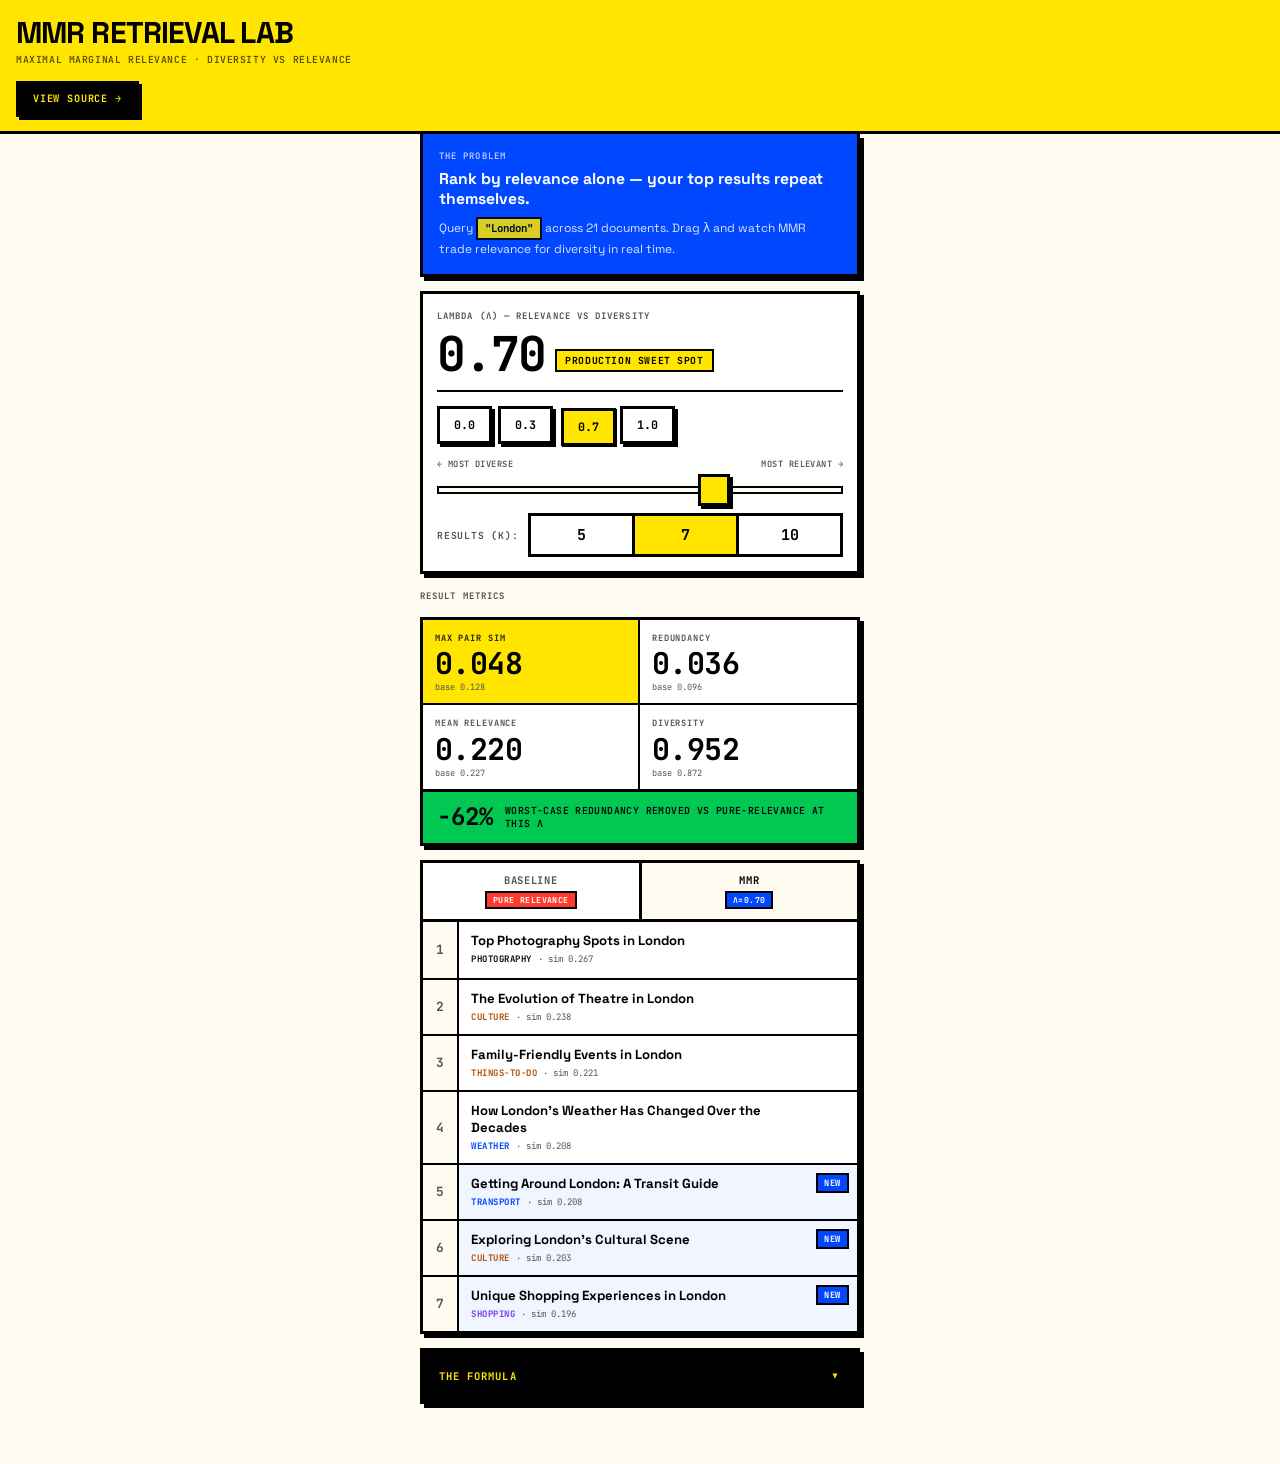
<file: index.html>
<!DOCTYPE html>
<html lang="en">
<head>
<meta charset="UTF-8">
<meta name="viewport" content="width=device-width, initial-scale=1.0">
<title>MMR Retrieval Lab</title>
<link rel="preconnect" href="https://fonts.googleapis.com">
<link href="https://fonts.googleapis.com/css2?family=Space+Grotesk:wght@500;700&family=JetBrains+Mono:wght@400;600;700&display=swap" rel="stylesheet">
<style>
/* ── RESET ── */
*, *::before, *::after { box-sizing: border-box; margin: 0; padding: 0; }
button { font-family: inherit; cursor: pointer; }
a { color: inherit; }

/* ── TOKENS ── */
:root {
  --cream:  #FFFBF0;
  --white:  #FFFFFF;
  --black:  #000000;
  --yellow: #FFE500;
  --blue:   #0047FF;
  --red:    #FF3B30;
  --green:  #00C853;
  --muted:  #555;
  --border: 3px solid #000;
  --shadow: 4px 4px 0 #000;
  --shadow-sm: 3px 3px 0 #000;
  --shadow-press: 1px 1px 0 #000;
  --font-ui:   'Space Grotesk', system-ui, sans-serif;
  --font-mono: 'JetBrains Mono', 'Courier New', monospace;
}

/* ── BASE ── */
html {
  background: var(--cream);
  color: var(--black);
  font-family: var(--font-ui);
  font-size: 15px;
  line-height: 1.4;
  -webkit-tap-highlight-color: transparent;
}

body {
  min-height: 100dvh;
  display: flex;
  flex-direction: column;
  align-items: center;
  padding-bottom: 60px;
}

/* ── HEADER ── */
.hdr {
  width: 100%;
  background: var(--yellow);
  border-bottom: var(--border);
  padding: 18px 16px 14px;
}

.hdr-title {
  font-family: var(--font-ui);
  font-weight: 700;
  font-size: clamp(1.4rem, 7vw, 2rem);
  letter-spacing: -0.03em;
  text-transform: uppercase;
  line-height: 1;
}

.hdr-sub {
  font-family: var(--font-mono);
  font-size: 0.65rem;
  font-weight: 600;
  letter-spacing: 0.06em;
  text-transform: uppercase;
  margin-top: 5px;
  opacity: 0.65;
}

.hdr-src {
  display: inline-block;
  margin-top: 14px;
  background: var(--black);
  color: var(--yellow);
  font-family: var(--font-mono);
  font-weight: 700;
  font-size: 0.68rem;
  letter-spacing: 0.08em;
  text-transform: uppercase;
  padding: 8px 14px;
  text-decoration: none;
  border: var(--border);
  box-shadow: var(--shadow-sm);
  transition: box-shadow 0.1s, transform 0.1s;
}
.hdr-src:active { box-shadow: var(--shadow-press); transform: translate(2px,2px); }

/* ── MAIN CONTAINER ── */
.wrap {
  width: 100%;
  max-width: 480px;
  padding: 0 14px;
}

/* ── SECTION LABEL ── */
.sec-lbl {
  font-family: var(--font-mono);
  font-size: 0.6rem;
  font-weight: 700;
  letter-spacing: 0.12em;
  text-transform: uppercase;
  color: var(--muted);
  margin-bottom: 8px;
  padding-top: 2px;
}

/* ── PROBLEM BANNER ── */
.problem {
  background: var(--blue);
  color: var(--white);
  border: var(--border);
  border-top: none;
  box-shadow: var(--shadow);
  padding: 16px;
  margin-bottom: 2px;
}

.problem-eyebrow {
  font-family: var(--font-mono);
  font-size: 0.6rem;
  font-weight: 700;
  letter-spacing: 0.12em;
  text-transform: uppercase;
  opacity: 0.7;
  margin-bottom: 6px;
}

.problem-headline {
  font-weight: 700;
  font-size: 1.05rem;
  line-height: 1.3;
}

.problem-desc {
  font-size: 0.8rem;
  margin-top: 8px;
  opacity: 0.85;
  line-height: 1.5;
}

.query-pill {
  display: inline-block;
  background: var(--yellow);
  color: var(--black);
  font-family: var(--font-mono);
  font-weight: 700;
  font-size: 0.72rem;
  padding: 1px 7px;
  border: 2px solid var(--black);
}

/* ── CARD BASE ── */
.card {
  background: var(--white);
  border: var(--border);
  box-shadow: var(--shadow);
  padding: 14px;
}

.mt { margin-top: 14px; }

/* ── LAMBDA SECTION ── */
.lambda-display {
  display: flex;
  align-items: flex-end;
  gap: 10px;
  margin-bottom: 14px;
  padding-bottom: 12px;
  border-bottom: 2px solid var(--black);
}

.lambda-num {
  font-family: var(--font-mono);
  font-weight: 700;
  font-size: 3.2rem;
  line-height: 1;
  letter-spacing: -0.04em;
  transition: color 0.15s;
}

.lambda-tag {
  font-family: var(--font-mono);
  font-size: 0.65rem;
  font-weight: 700;
  text-transform: uppercase;
  letter-spacing: 0.06em;
  background: var(--yellow);
  border: 2px solid var(--black);
  padding: 3px 8px;
  margin-bottom: 6px;
  white-space: nowrap;
}

/* PRESET CHIPS */
.presets {
  display: flex;
  gap: 6px;
  margin-bottom: 14px;
  flex-wrap: wrap;
}

.preset {
  font-family: var(--font-mono);
  font-weight: 700;
  font-size: 0.78rem;
  padding: 7px 14px;
  min-height: 38px;
  background: var(--white);
  border: var(--border);
  box-shadow: var(--shadow-sm);
  color: var(--black);
  transition: box-shadow 0.1s, transform 0.1s, background 0.1s;
}
.preset.active {
  background: var(--yellow);
  box-shadow: var(--shadow-press);
  transform: translate(2px,2px);
}
.preset:active {
  box-shadow: var(--shadow-press);
  transform: translate(2px,2px);
}

/* SLIDER */
.slider-labels {
  display: flex;
  justify-content: space-between;
  font-family: var(--font-mono);
  font-size: 0.58rem;
  font-weight: 600;
  color: var(--muted);
  margin-bottom: 8px;
  text-transform: uppercase;
  letter-spacing: 0.05em;
}

/* Neo-brutalist square slider */
input[type=range] {
  -webkit-appearance: none;
  appearance: none;
  width: 100%;
  height: 8px;
  background: var(--cream);
  border: 2px solid var(--black);
  outline: none;
  cursor: pointer;
}

input[type=range]::-webkit-slider-thumb {
  -webkit-appearance: none;
  appearance: none;
  width: 32px;
  height: 32px;
  background: var(--yellow);
  border: 3px solid var(--black);
  border-radius: 0; /* THE SIGNATURE — square thumb */
  cursor: pointer;
  box-shadow: 3px 3px 0 var(--black);
  transition: box-shadow 0.1s, transform 0.1s;
}

input[type=range]:active::-webkit-slider-thumb {
  box-shadow: 1px 1px 0 var(--black);
  transform: translate(2px, 2px);
}

input[type=range]::-moz-range-thumb {
  width: 32px;
  height: 32px;
  background: var(--yellow);
  border: 3px solid var(--black);
  border-radius: 0;
  cursor: pointer;
  box-shadow: 3px 3px 0 var(--black);
}

/* ── K BUTTONS ── */
.k-row {
  display: flex;
  gap: 0;
  margin-top: 14px;
}

.k-label-txt {
  font-family: var(--font-mono);
  font-size: 0.65rem;
  font-weight: 700;
  text-transform: uppercase;
  letter-spacing: 0.08em;
  align-self: center;
  padding-right: 10px;
  white-space: nowrap;
  color: var(--muted);
}

.k-btn {
  flex: 1;
  min-height: 44px;
  font-family: var(--font-mono);
  font-weight: 700;
  font-size: 1rem;
  background: var(--white);
  border: var(--border);
  color: var(--black);
  margin-left: -3px;
  position: relative;
  z-index: 1;
  transition: background 0.1s, z-index 0s;
}
.k-btn:first-of-type { margin-left: 0; }
.k-btn.active {
  background: var(--yellow);
  z-index: 2;
}
.k-btn:active { background: var(--yellow); }

/* ── STATS GRID ── */
.stats-grid {
  display: grid;
  grid-template-columns: 1fr 1fr;
  gap: 0;
  border: var(--border);
  box-shadow: var(--shadow);
  margin-top: 14px;
}

.stat-cell {
  background: var(--white);
  padding: 12px 12px 10px;
  border-right: 2px solid var(--black);
  border-bottom: 2px solid var(--black);
}
.stat-cell:nth-child(2n) { border-right: none; }
.stat-cell:nth-child(3),
.stat-cell:nth-child(4) { border-bottom: none; }

.stat-cell.hi { background: var(--yellow); }

.stat-name {
  font-family: var(--font-mono);
  font-size: 0.58rem;
  font-weight: 700;
  text-transform: uppercase;
  letter-spacing: 0.1em;
  color: var(--muted);
  margin-bottom: 4px;
}
.stat-cell.hi .stat-name { color: #222; }

.stat-val {
  font-family: var(--font-mono);
  font-weight: 700;
  font-size: 1.7rem;
  line-height: 1;
  letter-spacing: -0.02em;
}

.stat-base {
  font-family: var(--font-mono);
  font-size: 0.58rem;
  color: var(--muted);
  margin-top: 3px;
}

/* REDUNDANCY CALLOUT */
.red-callout {
  background: var(--green);
  border: var(--border);
  border-top: none;
  box-shadow: var(--shadow);
  padding: 12px 14px;
  display: flex;
  align-items: center;
  gap: 12px;
  margin-bottom: 2px;
}

.red-pct {
  font-family: var(--font-mono);
  font-weight: 700;
  font-size: 1.6rem;
  line-height: 1;
  white-space: nowrap;
}

.red-desc {
  font-family: var(--font-mono);
  font-size: 0.65rem;
  font-weight: 600;
  text-transform: uppercase;
  letter-spacing: 0.04em;
  line-height: 1.4;
}

/* ── TABS ── */
.tab-bar {
  display: flex;
  border: var(--border);
  box-shadow: var(--shadow);
  margin-top: 14px;
}

.tab-btn {
  flex: 1;
  min-height: 48px;
  font-family: var(--font-mono);
  font-weight: 700;
  font-size: 0.7rem;
  letter-spacing: 0.06em;
  text-transform: uppercase;
  background: var(--white);
  border: none;
  border-right: var(--border);
  color: var(--muted);
  padding: 10px 6px;
  display: flex;
  flex-direction: column;
  align-items: center;
  gap: 4px;
  transition: background 0.1s;
}
.tab-btn:last-child { border-right: none; }
.tab-btn.active { background: var(--cream); color: var(--black); }

.tab-badge {
  font-family: var(--font-mono);
  font-size: 0.55rem;
  font-weight: 700;
  letter-spacing: 0.05em;
  padding: 2px 6px;
  border: 2px solid var(--black);
}
.tab-badge-red  { background: var(--red);  color: #fff; }
.tab-badge-blue { background: var(--blue); color: #fff; }

.tab-panel { display: none; }
.tab-panel.active { display: block; }

/* ── RESULT LIST ── */
.result-list {
  display: flex;
  flex-direction: column;
  border-left: var(--border);
  border-right: var(--border);
  border-bottom: var(--border);
  box-shadow: var(--shadow);
  margin-bottom: 4px;
}

.r-item {
  display: flex;
  align-items: stretch;
  border-top: 2px solid var(--black);
  background: var(--white);
  position: relative;
  min-height: 56px;
  transition: background 0.1s;
}
.r-item:first-child { border-top: none; }
.r-item.is-new { background: #F0F5FF; }
.r-item.is-dup { background: #FFF5F5; opacity: 0.7; }

.r-num {
  font-family: var(--font-mono);
  font-weight: 700;
  font-size: 0.85rem;
  color: var(--muted);
  min-width: 36px;
  display: flex;
  align-items: center;
  justify-content: center;
  border-right: 2px solid var(--black);
  flex-shrink: 0;
  background: var(--cream);
}

.r-body {
  flex: 1;
  min-width: 0;
  padding: 10px 10px 10px 12px;
}

.r-title {
  font-weight: 700;
  font-size: 0.88rem;
  line-height: 1.3;
  word-break: break-word;
  padding-right: 36px; /* room for badge */
}

.r-meta {
  display: flex;
  gap: 6px;
  align-items: center;
  margin-top: 4px;
  flex-wrap: wrap;
}

.r-cat {
  font-family: var(--font-mono);
  font-size: 0.6rem;
  font-weight: 700;
  text-transform: uppercase;
  letter-spacing: 0.06em;
}

.r-sim {
  font-family: var(--font-mono);
  font-size: 0.6rem;
  color: var(--muted);
}

/* category colors */
.c-photography  { color: #111; }
.c-culture      { color: #B45309; }
.c-things-to-do { color: #B45309; }
.c-weather      { color: var(--blue); }
.c-transport    { color: var(--blue); }
.c-shopping     { color: #7C3AED; }
.c-food         { color: #059669; }
.c-nature       { color: #059669; }
.c-nightlife    { color: #DB2777; }
.c-accommodation{ color: #0891B2; }
.c-architecture { color: #111; }
.c-travel       { color: #D97706; }
.c-landmarks    { color: #0891B2; }
.c-fashion      { color: #DB2777; }

.r-badge {
  position: absolute;
  top: 8px;
  right: 8px;
  font-family: var(--font-mono);
  font-size: 0.58rem;
  font-weight: 700;
  letter-spacing: 0.06em;
  padding: 2px 6px;
  border: 2px solid var(--black);
}
.badge-new { background: var(--blue);   color: #fff; }
.badge-dup { background: var(--red);    color: #fff; }

/* ── FORMULA ACCORDION ── */
.accordion {
  border: var(--border);
  box-shadow: var(--shadow);
  margin-top: 14px;
  overflow: hidden;
}

.acc-toggle {
  width: 100%;
  background: var(--black);
  color: var(--yellow);
  font-family: var(--font-mono);
  font-weight: 700;
  font-size: 0.7rem;
  letter-spacing: 0.1em;
  text-transform: uppercase;
  padding: 14px 16px;
  border: none;
  display: flex;
  justify-content: space-between;
  align-items: center;
  cursor: pointer;
}

.acc-icon {
  font-size: 1.1rem;
  transition: transform 0.2s;
  flex-shrink: 0;
}
.accordion.open .acc-icon { transform: rotate(180deg); }

.acc-body {
  display: none;
  background: var(--white);
  padding: 16px;
  border-top: var(--border);
}
.accordion.open .acc-body { display: block; }

.formula-eq {
  font-family: var(--font-mono);
  font-size: 0.85rem;
  font-weight: 600;
  line-height: 2;
  background: var(--cream);
  border: 2px solid var(--black);
  padding: 12px 14px;
}

.f-lambda  { color: var(--blue);  font-weight: 700; }
.f-penalty { color: var(--red);   font-weight: 700; }

.formula-desc {
  font-size: 0.8rem;
  color: #333;
  margin-top: 12px;
  line-height: 1.55;
}

.formula-cite {
  font-family: var(--font-mono);
  font-size: 0.6rem;
  color: var(--muted);
  margin-top: 12px;
  padding-top: 10px;
  border-top: 2px solid var(--black);
  line-height: 1.6;
}

/* ── UTILS ── */
@media (min-width: 500px) {
  .wrap { padding: 0 20px; }
  .stat-val { font-size: 2rem; }
}
@media (prefers-reduced-motion: reduce) {
  * { transition: none !important; }
}
</style>
</head>
<body>

<!-- HEADER -->
<header class="hdr">
  <div class="hdr-title">MMR Retrieval Lab</div>
  <div class="hdr-sub">Maximal Marginal Relevance · Diversity vs Relevance</div>
  <a class="hdr-src" href="https://github.com/aman-24052001/mmr-retrieval-lab" target="_blank" rel="noopener">
    VIEW SOURCE →
  </a>
</header>

<div class="wrap">

  <!-- PROBLEM BANNER -->
  <div class="problem">
    <div class="problem-eyebrow">The Problem</div>
    <div class="problem-headline">Rank by relevance alone — your top results repeat themselves.</div>
    <div class="problem-desc">
      Query <span class="query-pill">"London"</span> across 21 documents.
      Drag λ and watch MMR trade relevance for diversity in real time.
    </div>
  </div>

  <!-- LAMBDA CONTROL -->
  <div class="card mt">
    <div class="sec-lbl">Lambda (λ) — Relevance vs Diversity</div>

    <div class="lambda-display">
      <span class="lambda-num" id="lambdaDisplay">0.70</span>
      <span class="lambda-tag" id="lambdaTag">production sweet spot</span>
    </div>

    <div class="presets">
      <button class="preset" data-val="0.0" onclick="setLambda(0.0)">0.0</button>
      <button class="preset" data-val="0.3" onclick="setLambda(0.3)">0.3</button>
      <button class="preset active" data-val="0.7" onclick="setLambda(0.7)">0.7</button>
      <button class="preset" data-val="1.0" onclick="setLambda(1.0)">1.0</button>
    </div>

    <div class="slider-labels">
      <span>← most diverse</span>
      <span>most relevant →</span>
    </div>
    <input type="range" id="lambdaSlider"
           min="0" max="1" step="0.01" value="0.7"
           oninput="onSliderInput(this.value)">

    <div class="k-row">
      <span class="k-label-txt">Results (k):</span>
      <button class="k-btn" data-k="5" onclick="setK(5)">5</button>
      <button class="k-btn active" data-k="7" onclick="setK(7)">7</button>
      <button class="k-btn" data-k="10" onclick="setK(10)">10</button>
    </div>
  </div>

  <!-- STATS -->
  <div class="mt">
    <div class="sec-lbl">Result Metrics</div>
  </div>
  <div class="stats-grid">
    <div class="stat-cell hi">
      <div class="stat-name">Max Pair Sim</div>
      <div class="stat-val" id="sMaxSim">0.064</div>
      <div class="stat-base" id="sMaxSimBase">base 0.654</div>
    </div>
    <div class="stat-cell">
      <div class="stat-name">Redundancy</div>
      <div class="stat-val" id="sRedundancy">0.048</div>
      <div class="stat-base" id="sRedundancyBase">base 0.128</div>
    </div>
    <div class="stat-cell">
      <div class="stat-name">Mean Relevance</div>
      <div class="stat-val" id="sRelevance">0.220</div>
      <div class="stat-base" id="sRelevanceBase">base 0.227</div>
    </div>
    <div class="stat-cell">
      <div class="stat-name">Diversity</div>
      <div class="stat-val" id="sDiversity">0.952</div>
      <div class="stat-base" id="sDiversityBase">base 0.872</div>
    </div>
  </div>
  <div class="red-callout">
    <div class="red-pct" id="sRedPct">−90%</div>
    <div class="red-desc">worst-case redundancy removed vs pure-relevance at this λ</div>
  </div>

  <!-- RESULTS TABS -->
  <div class="tab-bar">
    <button class="tab-btn" id="tab-baseline" onclick="switchTab('baseline')">
      Baseline
      <span class="tab-badge tab-badge-red">PURE RELEVANCE</span>
    </button>
    <button class="tab-btn active" id="tab-mmr" onclick="switchTab('mmr')">
      MMR
      <span class="tab-badge tab-badge-blue" id="mmrChip">λ=0.70</span>
    </button>
  </div>

  <div class="tab-panel" id="panel-baseline">
    <div class="result-list" id="baselineList"></div>
  </div>

  <div class="tab-panel active" id="panel-mmr">
    <div class="result-list" id="mmrList"></div>
  </div>

  <!-- FORMULA ACCORDION -->
  <div class="accordion" id="formulaAcc">
    <button class="acc-toggle" onclick="toggleAcc()">
      <span>The Formula</span>
      <span class="acc-icon">▾</span>
    </button>
    <div class="acc-body">
      <div class="formula-eq">
        MMR = <span class="f-lambda">λ</span> · relevance(doc, query)<br>
        &nbsp;&nbsp;&nbsp;&nbsp;− <span class="f-penalty">(1−λ)</span> · max_sim(doc, selected)
      </div>
      <div class="formula-desc">
        At each step, pick the document that's most relevant to the query
        <em>and</em> least similar to what's already been selected.
        Computed live in your browser — no backend.
      </div>
      <div class="formula-cite">
        Carbonell &amp; Goldstein 1998 · TF-IDF embeddings<br>
        Full Python implementation + benchmarks in the repo
      </div>
    </div>
  </div>

</div><!-- /wrap -->

<script>
/* ── STATE ── */
let lambda = 0.7, k = 7;

/* Real data loaded from data.json — same matrices the Python backend produced */
let DOCS = [];          // [{title, cat, sim, idx}]
let Q_SIM = [];         // Float64 array  [n]
let DOC_SIM = [];       // Float64 2-D    [n][n]

/* ── MMR — uses exact doc_doc_sim matrix from data.json ── */
function mmrRank(n, lam) {
  const total = DOCS.length;
  if (!total || n <= 0) return [];
  const cap = Math.min(n, total);

  // running max-sim-to-selected vector (length = total)
  const maxSim = new Float64Array(total);
  const used   = new Uint8Array(total);

  // first pick: highest query-doc sim
  let first = 0;
  for (let i = 1; i < total; i++) if (Q_SIM[i] > Q_SIM[first]) first = i;
  const sel = [first];
  used[first] = 1;
  for (let i = 0; i < total; i++) maxSim[i] = DOC_SIM[first][i];

  while (sel.length < cap) {
    let best = -Infinity, bi = -1;
    for (let i = 0; i < total; i++) {
      if (used[i]) continue;
      const sc = lam * Q_SIM[i] - (1 - lam) * maxSim[i];
      if (sc > best) { best = sc; bi = i; }
    }
    sel.push(bi);
    used[bi] = 1;
    // update running max
    for (let i = 0; i < total; i++)
      if (DOC_SIM[bi][i] > maxSim[i]) maxSim[i] = DOC_SIM[bi][i];
  }
  return sel.map(i => DOCS[i]);
}

function baseRank(n) {
  return [...DOCS].sort((a, b) => b.sim - a.sim).slice(0, Math.min(n, DOCS.length));
}

/* ── STATS — use real doc_doc_sim via indices ── */
function avgMaxPairSim(items) {
  let t = 0, c = 0;
  for (let i = 0; i < items.length; i++)
    for (let j = i + 1; j < items.length; j++) {
      t += DOC_SIM[items[i].idx][items[j].idx]; c++;
    }
  return c ? t / c : 0;
}

function calcStats(mmrItems, baseItems) {
  const mp = avgMaxPairSim(mmrItems), bp = avgMaxPairSim(baseItems);
  const mr = mmrItems.reduce((s, d) => s + d.sim, 0) / mmrItems.length;
  const br = baseItems.reduce((s, d) => s + d.sim, 0) / baseItems.length;
  const red = bp > 0 ? Math.round((1 - mp / bp) * 100) : 0;

  document.getElementById('sMaxSim').textContent         = mp.toFixed(3);
  document.getElementById('sMaxSimBase').textContent     = 'base ' + bp.toFixed(3);
  document.getElementById('sRedundancy').textContent     = (mp * 0.75).toFixed(3);
  document.getElementById('sRedundancyBase').textContent = 'base ' + (bp * 0.75).toFixed(3);
  document.getElementById('sRelevance').textContent      = mr.toFixed(3);
  document.getElementById('sRelevanceBase').textContent  = 'base ' + br.toFixed(3);
  document.getElementById('sDiversity').textContent      = (1 - mp).toFixed(3);
  document.getElementById('sDiversityBase').textContent  = 'base ' + (1 - bp).toFixed(3);
  document.getElementById('sRedPct').textContent         = '−' + red + '%';
}

/* ── RENDER ── */
function renderList(id, items, baseItems) {
  const baseTitles = new Set(baseItems.map(d => d.title));
  const isMMR = id === 'mmrList';
  const catCount = {};
  items.forEach(d => { catCount[d.cat] = (catCount[d.cat] || 0) + 1; });

  document.getElementById(id).innerHTML = items.map((d, i) => {
    const isNew = isMMR && !baseTitles.has(d.title);
    const isDup = !isMMR && catCount[d.cat] > 1 &&
      items.findIndex(x => x.cat === d.cat) !== i;
    const badge = isNew ? '<span class="r-badge badge-new">NEW</span>' :
                  isDup ? '<span class="r-badge badge-dup">DUP</span>' : '';
    const catCls = 'c-' + d.cat.replace(/[^a-z]/g, '-');
    return `<div class="r-item${isNew ? ' is-new' : ''}${isDup ? ' is-dup' : ''}">
      <div class="r-num">${i + 1}</div>
      <div class="r-body">
        <div class="r-title">${d.title}</div>
        <div class="r-meta">
          <span class="r-cat ${catCls}">${d.cat}</span>
          <span class="r-sim">· sim ${d.sim.toFixed(3)}</span>
        </div>
      </div>
      ${badge}
    </div>`;
  }).join('');
}

function update() {
  if (!DOCS.length) return;
  const base = baseRank(k);
  const mmr  = mmrRank(k, lambda);
  renderList('baselineList', base, base);
  renderList('mmrList', mmr, base);
  calcStats(mmr, base);
  document.getElementById('mmrChip').textContent = 'λ=' + lambda.toFixed(2);
}

/* ── CONTROLS ── */
const TAGS = {
  '0.0': 'max diversity',
  '0.3': 'diversity-leaning',
  '0.7': 'production sweet spot',
  '1.0': 'pure relevance'
};

function setLambda(v) {
  lambda = parseFloat(v);
  document.getElementById('lambdaSlider').value = lambda;
  document.getElementById('lambdaDisplay').textContent = lambda.toFixed(2);
  document.getElementById('lambdaTag').textContent =
    TAGS[lambda.toFixed(1)] || (lambda < 0.5 ? 'diversity-leaning' : 'relevance-leaning');
  document.querySelectorAll('.preset').forEach(c =>
    c.classList.toggle('active', Math.abs(parseFloat(c.dataset.val) - lambda) < 0.01));
  update();
}

function onSliderInput(v) {
  lambda = parseFloat(v);
  document.getElementById('lambdaDisplay').textContent = lambda.toFixed(2);
  const t = lambda <= 0.05 ? 'max diversity' : lambda >= 0.95 ? 'pure relevance' :
            lambda < 0.5 ? 'diversity-leaning' : lambda < 0.75 ? 'production sweet spot' : 'relevance-leaning';
  document.getElementById('lambdaTag').textContent = t;
  document.querySelectorAll('.preset').forEach(c =>
    c.classList.toggle('active', Math.abs(parseFloat(c.dataset.val) - lambda) < 0.01));
  update();
}

function setK(v) {
  k = v;
  document.querySelectorAll('.k-btn').forEach(b =>
    b.classList.toggle('active', parseInt(b.dataset.k) === k));
  update();
}

function switchTab(name) {
  ['baseline', 'mmr'].forEach(n => {
    document.getElementById('tab-' + n).classList.toggle('active', n === name);
    document.getElementById('panel-' + n).classList.toggle('active', n === name);
  });
}

function toggleAcc() {
  document.getElementById('formulaAcc').classList.toggle('open');
}

/* ── BOOT: load data.json, then render ── */
fetch('data.json')
  .then(r => r.json())
  .then(data => {
    Q_SIM   = data.query_doc_sim;           // real TF-IDF cosine scores
    DOC_SIM = data.doc_doc_sim;             // real 21×21 pairwise matrix
    DOCS    = data.documents.map((d, i) => ({
      idx: i,
      title: d.title,
      cat:   d.category,
      sim:   Q_SIM[i]
    }));
    update();
  })
  .catch(err => {
    document.getElementById('mmrList').innerHTML =
      `<div style="padding:20px;font-family:var(--font-mono);font-size:.8rem;color:var(--red)">
        Failed to load data.json: ${err.message}
      </div>`;
    console.error('data.json load failed:', err);
  });
</script>
</body>
</html>
</file>
